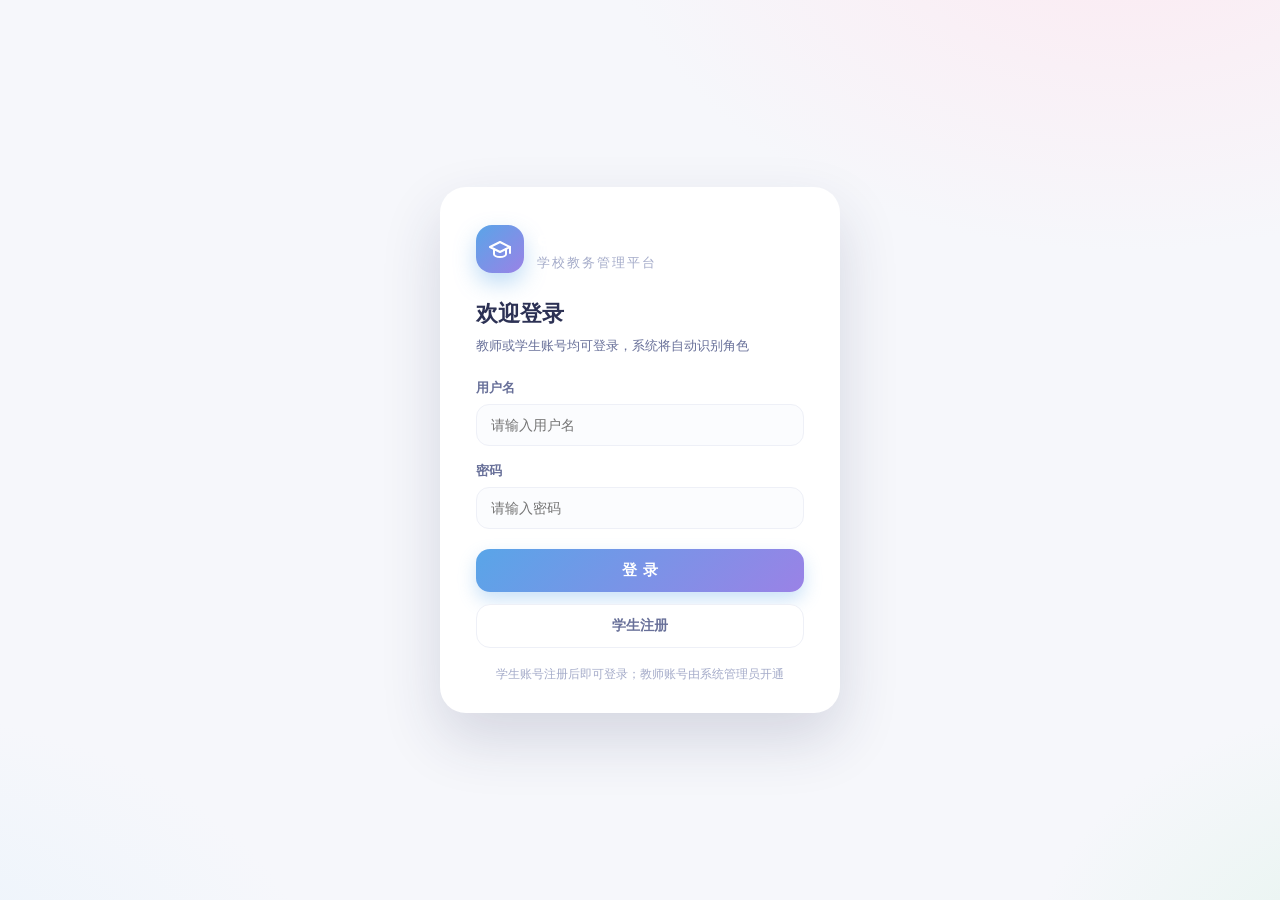
<file: static/login.html>
<!DOCTYPE html>
<html lang="zh-CN">
<head>
  <meta charset="UTF-8">
  <meta name="viewport" content="width=device-width, initial-scale=1.0">
  <title>eams 教务管理系统 · 登录</title>
  <!-- 复用全局设计令牌（马卡龙配色）与管理页表单控件样式，保持视觉统一 -->
  <link rel="stylesheet" href="/static/css/dashboard.css">
  <link rel="stylesheet" href="/static/css/manage.css">
  <style>
    /* 登录页：居中卡片 + 柔和渐变背景，沿用马卡龙设计系统 */
    body {
      min-height: 100vh;
      display: flex;
      align-items: center;
      justify-content: center;
      padding: 20px;
      background:
        radial-gradient(900px 620px at 88% -12%, var(--pink-tint) 0%, transparent 58%),
        radial-gradient(820px 520px at -12% 112%, var(--sky-tint) 0%, transparent 58%),
        radial-gradient(640px 480px at 108% 108%, var(--mint-tint) 0%, transparent 55%),
        var(--bg);
    }

    .login-card {
      width: min(400px, 100%);
      background: var(--surface);
      border-radius: var(--r-lg);
      box-shadow: 0 26px 60px rgba(37, 45, 84, 0.16);
      padding: 38px 36px 30px;
      animation: rise-in 0.5s var(--trans) both;
    }

    /* 顶部品牌区：图标 + 系统名 */
    .login-brand {
      display: flex;
      align-items: center;
      gap: 13px;
      margin-bottom: 26px;
    }
    .login-brand .brand-logo {
      width: 48px;
      height: 48px;
      border-radius: 16px;
      display: grid;
      place-items: center;
      color: #fff;
      background: linear-gradient(135deg, var(--sky), var(--purple));
      box-shadow: 0 10px 22px rgba(89, 165, 232, 0.38);
    }
    .login-brand .brand-logo svg { width: 24px; height: 24px; }
    .login-brand .brand-name { font-size: 20px; font-weight: 800; letter-spacing: 0.5px; }
    .login-brand .brand-sub { font-size: 12.5px; color: var(--text-3); margin-top: 2px; display: block; }

    /* 标题区 */
    .login-title { font-size: 22px; font-weight: 800; }
    .login-sub { font-size: 13px; color: var(--text-2); margin: 8px 0 24px; }

    /* 表单纵向排布，输入框更大更清晰 */
    #loginForm .form-field { margin-bottom: 16px; }
    #loginForm .form-control {
      font-size: 14px;
      padding: 12px 14px;
      border-radius: 13px;
    }

    /* 登录按钮通栏 */
    .login-btn {
      width: 100%;
      justify-content: center;
      padding: 12px 20px;
      font-size: 14.5px;
      border-radius: 14px;
      margin-top: 4px;
    }
    .login-btn:disabled { opacity: 0.6; cursor: not-allowed; transform: none; }

    /* 学生注册按钮：通栏次级按钮，与登录按钮间距 */
    .login-reg {
      width: 100%;
      justify-content: center;
      padding: 12px 20px;
      font-size: 14px;
      border-radius: 14px;
      margin-top: 12px;
    }

    /* 错误提示 */
    .login-error {
      margin: 0 0 14px;
      padding: 9px 13px;
      border-radius: 11px;
      background: var(--pink-tint);
      color: #d75f8d;
      font-size: 12.5px;
      font-weight: 600;
      text-align: center;
    }

    /* 底部提示：角色说明 */
    .login-hint {
      margin-top: 18px;
      text-align: center;
      font-size: 12px;
      color: var(--text-3);
    }

    /* 注册弹窗：固定宽度卡片 */
    .reg-modal { width: min(420px, 100%); }

    /* 注册弹窗内的错误提示 */
    .reg-error {
      margin: 14px 0 0;
      padding: 9px 13px;
      border-radius: 11px;
      background: var(--pink-tint);
      color: #d75f8d;
      font-size: 12.5px;
      font-weight: 600;
      text-align: center;
    }

    /* 轻量 toast：底部居中 */
    .reg-toast {
      position: fixed;
      left: 50%;
      bottom: 46px;
      transform: translate(-50%, 14px);
      z-index: 200;
      padding: 11px 22px;
      border-radius: 13px;
      background: linear-gradient(135deg, #2eb88a, var(--mint));
      color: #fff;
      font-size: 13.5px;
      font-weight: 700;
      box-shadow: 0 14px 30px rgba(63, 165, 131, 0.42);
      opacity: 0;
      visibility: hidden;
      transition: opacity 0.24s var(--trans), transform 0.24s var(--trans), visibility 0.24s;
    }
    .reg-toast.show { opacity: 1; visibility: visible; transform: translate(-50%, 0); }
  </style>
</head>
<body data-page="login">
  <!-- 登录卡片：教师 / 学生双角色统一入口 -->
  <main class="login-card" role="main">
    <div class="login-brand">
      <span class="brand-logo">
        <svg viewBox="0 0 24 24" fill="none" stroke="currentColor" stroke-width="2" stroke-linecap="round" stroke-linejoin="round"><path d="M22 10 12 5 2 10l10 5 10-5z"/><path d="M6 12v5c0 1.66 2.69 3 6 3s6-1.34 6-3v-5"/><path d="M22 10v6"/></svg>
      </span>
      <span>
        <span class="brand-name">eams 教务管理系统</span>
        <span class="brand-sub">学校教务管理平台</span>
      </span>
    </div>

    <h1 class="login-title">欢迎登录</h1>
    <p class="login-sub">教师或学生账号均可登录，系统将自动识别角色</p>

    <form id="loginForm" autocomplete="off" novalidate>
      <div class="form-field">
        <label class="form-label" for="loginUser">用户名</label>
        <input class="form-control" id="loginUser" type="text"
               placeholder="请输入用户名" autocomplete="username">
      </div>
      <div class="form-field">
        <label class="form-label" for="loginPass">密码</label>
        <input class="form-control" id="loginPass" type="password"
               placeholder="请输入密码" autocomplete="current-password">
      </div>

      <p class="login-error" id="loginError" hidden></p>

      <button type="submit" class="btn-primary login-btn" id="loginBtn">登 录</button>
      <!-- 学生注册入口：仅学生可自助注册 -->
      <button type="button" class="btn-secondary login-reg" id="regBtn">学生注册</button>

      <p class="login-hint">学生账号注册后即可登录；教师账号由系统管理员开通</p>
    </form>
  </main>

  <!-- 学生注册弹窗 -->
  <div class="modal-mask" id="regMask" role="dialog" aria-modal="true" aria-label="学生注册">
    <div class="modal reg-modal">
      <div class="modal-head">
        <h3>学生注册</h3>
        <button type="button" class="modal-close" id="regClose" aria-label="关闭">✕</button>
      </div>
      <form id="regForm" autocomplete="off" novalidate>
        <div class="form-grid">
          <div class="form-field full">
            <label class="form-label" for="regUsername">用户名<span class="req">*</span></label>
            <input class="form-control" id="regUsername" type="text" placeholder="3-20 位，用于登录" autocomplete="off">
          </div>
          <div class="form-field full">
            <label class="form-label" for="regPassword">密码<span class="req">*</span></label>
            <input class="form-control" id="regPassword" type="password" placeholder="6-20 位" autocomplete="new-password">
          </div>
          <div class="form-field">
            <label class="form-label" for="regName">真实姓名<span class="req">*</span></label>
            <input class="form-control" id="regName" type="text" placeholder="请输入真实姓名">
          </div>
          <div class="form-field">
            <label class="form-label" for="regAge">年龄<span class="req">*</span></label>
            <input class="form-control" id="regAge" type="number" min="10" max="100" placeholder="10-100">
          </div>
          <div class="form-field full">
            <label class="form-label" for="regGender">性别</label>
            <select class="form-control" id="regGender">
              <option value="男" selected>男</option>
              <option value="女">女</option>
            </select>
          </div>
        </div>

        <p class="reg-error" id="regErr" hidden></p>

        <div class="modal-foot">
          <button type="button" class="btn-secondary" id="regCancel">取 消</button>
          <button type="submit" class="btn-primary" id="regSubmit">注 册</button>
        </div>
      </form>
    </div>
  </div>

  <!-- 注册成功轻提示 -->
  <div class="reg-toast" id="regToast" aria-live="polite"></div>

  <script src="/static/js/auth.js"></script>
  <script src="/static/js/login.js"></script>
</body>
</html>
</file>
<file: static/css/dashboard.css>
/* ==========================================================================
   eams 教务管理系统 · 后台首页仪表盘
   设计语言：低饱和马卡龙配色 / 超大圆角 / 分层柔和阴影 / 自包含无外链资源
   ========================================================================== */

/* ---------- 设计令牌 ---------- */
:root {
  /* 基础 */
  --bg: #f6f7fb;               /* 页面底色：极浅灰白 */
  --surface: #ffffff;
  --line: #eef0f7;

  /* 文本 */
  --text-1: #2c3154;           /* 主文本 */
  --text-2: #687099;           /* 次级文本 */
  --text-3: #a4abc9;           /* 辅助/占位文本 */
  --text-on-dark: rgba(255, 255, 255, 0.78);

  /* 侧边栏（纯色深靛蓝底） */
  --sidebar-bg: #303a68;
  --sidebar-bg-2: #2a3358;

  /* 马卡龙六色（已通过 dataviz 六项校验） */
  --sky:    #59a5e8;
  --mint:   #3fa583;
  --orange: #e2872e;
  --pink:   #e57ca5;
  --purple: #9a82e6;
  --cream:  #dfaa3e;

  /* 同色系浅底（图标衬底用） */
  --sky-tint:    #e9f3fc;
  --mint-tint:   #e5f4ee;
  --orange-tint: #fdf0e2;
  --pink-tint:   #fce9f1;
  --purple-tint: #f0edfb;
  --cream-tint:  #fbf3df;

  /* 圆角（统一超大圆角，拒绝直角） */
  --r-lg: 26px;
  --r-md: 20px;
  --r-sm: 14px;

  /* 分层阴影（轻微立体悬浮感） */
  --shadow-1: 0 1px 2px rgba(48, 58, 104, 0.04), 0 6px 18px rgba(48, 58, 104, 0.06);
  --shadow-2: 0 2px 4px rgba(48, 58, 104, 0.05), 0 14px 34px rgba(48, 58, 104, 0.10);
  --shadow-hover: 0 4px 8px rgba(48, 58, 104, 0.08), 0 22px 48px rgba(48, 58, 104, 0.16);

  --trans: cubic-bezier(0.22, 0.61, 0.36, 1);
}

/* ---------- 基础重置 ---------- */
* { box-sizing: border-box; margin: 0; padding: 0; }

html, body { height: 100%; }

body {
  font-family: "Segoe UI", "PingFang SC", "Microsoft YaHei", "Hiragino Sans GB", system-ui, -apple-system, sans-serif;
  background: var(--bg);
  color: var(--text-1);
  -webkit-font-smoothing: antialiased;
  -moz-osx-font-smoothing: grayscale;
}

a { text-decoration: none; color: inherit; }
svg { display: block; }
button { font-family: inherit; cursor: pointer; }

/* 数字采用非等宽（比例）数字，视觉更舒展 */
.stat-num, .welcome-title, .donut-total {
  font-variant-numeric: proportional-nums;
}

/* ---------- 布局骨架 ---------- */
.app { display: flex; min-height: 100vh; }

/* ==========================================================================
   左侧侧边栏
   ========================================================================== */
.sidebar {
  position: sticky;
  top: 0;
  height: 100vh;
  flex: 0 0 236px;
  display: flex;
  flex-direction: column;
  background: linear-gradient(180deg, var(--sidebar-bg) 0%, var(--sidebar-bg-2) 100%);
  color: var(--text-on-dark);
  padding: 22px 16px 18px;
  overflow-y: auto;
}

/* 品牌区 */
.brand {
  display: flex;
  align-items: center;
  gap: 12px;
  padding: 4px 10px 22px;
}

.brand-logo {
  width: 44px;
  height: 44px;
  border-radius: 15px;
  display: grid;
  place-items: center;
  color: #fff;
  background: linear-gradient(135deg, var(--sky) 0%, var(--purple) 100%);
  box-shadow: 0 8px 18px rgba(89, 165, 232, 0.35);
  flex-shrink: 0;
}
.brand-logo svg { width: 24px; height: 24px; }

.brand-text { display: flex; flex-direction: column; line-height: 1.15; }
.brand-name { font-size: 21px; font-weight: 800; letter-spacing: 0.5px; color: #fff; }
.brand-sub { font-size: 12px; color: rgba(255, 255, 255, 0.55); margin-top: 3px; letter-spacing: 2px; }

/* 导航 */
.nav { display: flex; flex-direction: column; gap: 6px; margin-top: 6px; }

.nav-title {
  font-size: 11px;
  letter-spacing: 2px;
  color: rgba(255, 255, 255, 0.4);
  padding: 10px 12px 6px;
  text-transform: uppercase;
}

.nav-item {
  position: relative;
  display: flex;
  align-items: center;
  gap: 12px;
  padding: 11px 14px;
  border-radius: 14px;
  font-size: 14.5px;
  color: var(--text-on-dark);
  transition: background 0.22s var(--trans), color 0.22s var(--trans), transform 0.22s var(--trans);
}

.nav-item svg { width: 19px; height: 19px; opacity: 0.85; transition: opacity 0.22s; }

.nav-item:hover {
  background: rgba(255, 255, 255, 0.09);
  color: #fff;
  transform: translateX(3px);
}
.nav-item:hover svg { opacity: 1; }

/* 当前页面：渐变填充 + 左侧细高亮竖线 */
.nav-item.active {
  background: linear-gradient(90deg, rgba(89, 165, 232, 0.45) 0%, rgba(154, 130, 230, 0.22) 55%, rgba(154, 130, 230, 0.05) 100%);
  color: #fff;
  font-weight: 600;
  box-shadow: inset 0 0 0 1px rgba(255, 255, 255, 0.06);
}
.nav-item.active svg { opacity: 1; }

.nav-item.active::before {
  content: "";
  position: absolute;
  left: 0;
  top: 50%;
  transform: translateY(-50%);
  width: 4px;
  height: 58%;
  border-radius: 0 4px 4px 0;
  background: linear-gradient(180deg, #8fd0ff 0%, #b9a8ff 100%);
  box-shadow: 0 0 10px rgba(143, 208, 255, 0.8);
}

/* 侧栏底部版本信息 */
.sidebar-foot {
  margin-top: auto;
  display: flex;
  align-items: center;
  gap: 8px;
  padding: 14px 12px 2px;
  font-size: 12px;
  color: rgba(255, 255, 255, 0.38);
}
.sidebar-foot .dot {
  width: 7px;
  height: 7px;
  border-radius: 50%;
  background: #4cd6a2;
  box-shadow: 0 0 8px rgba(76, 214, 162, 0.9);
  animation: breathe 2.4s ease-in-out infinite;
}
@keyframes breathe { 50% { opacity: 0.35; } }

/* ==========================================================================
   主内容区
   ========================================================================== */
.main {
  flex: 1;
  min-width: 0;
  display: flex;
  flex-direction: column;
}

/* ---------- 顶栏 ---------- */
.topbar {
  position: sticky;
  top: 0;
  z-index: 20;
  display: flex;
  align-items: center;
  justify-content: space-between;
  padding: 16px 30px;
  background: rgba(246, 247, 251, 0.86);
  backdrop-filter: blur(10px);
  -webkit-backdrop-filter: blur(10px);
  border-bottom: 1px solid rgba(238, 240, 247, 0.9);
}

.topbar-left { display: flex; align-items: center; gap: 10px; font-size: 13.5px; }
.crumb { color: var(--text-3); transition: color 0.2s; }
.crumb-now { color: var(--text-1); font-weight: 600; }
.crumb-sep { color: #cfd4e8; }

.topbar-right { display: flex; align-items: center; gap: 18px; }

/* 通知铃铛 */
.notice {
  position: relative;
  width: 40px;
  height: 40px;
  border: none;
  border-radius: 13px;
  background: var(--surface);
  color: var(--text-2);
  display: grid;
  place-items: center;
  box-shadow: var(--shadow-1);
  transition: all 0.22s var(--trans);
}
.notice svg { width: 19px; height: 19px; }
.notice:hover { color: var(--purple); transform: translateY(-2px); box-shadow: var(--shadow-2); }

.notice-dot {
  position: absolute;
  top: 10px;
  right: 10px;
  width: 8px;
  height: 8px;
  border-radius: 50%;
  background: var(--pink);
  border: 2px solid #fff;
}

/* 管理员信息 */
.admin { display: flex; align-items: center; gap: 11px; }
.admin-avatar {
  width: 40px;
  height: 40px;
  border-radius: 50%;
  display: grid;
  place-items: center;
  font-size: 15px;
  font-weight: 700;
  color: #fff;
  background: linear-gradient(135deg, var(--sky), var(--purple));
  box-shadow: 0 6px 14px rgba(89, 165, 232, 0.4);
}
.admin-meta { display: flex; flex-direction: column; line-height: 1.25; }
.admin-name { font-size: 14px; font-weight: 700; color: var(--text-1); }
.admin-role { font-size: 12px; color: var(--text-3); }

/* 退出按钮 */
.logout {
  display: flex;
  align-items: center;
  gap: 7px;
  padding: 9px 16px;
  border-radius: 12px;
  background: var(--surface);
  color: var(--text-2);
  font-size: 13.5px;
  font-weight: 600;
  box-shadow: var(--shadow-1);
  border: 1px solid var(--line);
  transition: all 0.22s var(--trans);
}
.logout svg { width: 16px; height: 16px; }
.logout:hover {
  color: #e0556f;
  background: #fdeef1;
  border-color: #fbd4dc;
  transform: translateY(-2px);
  box-shadow: 0 8px 20px rgba(224, 85, 111, 0.18);
}

/* ---------- 内容区 ---------- */
.content {
  flex: 1;
  padding: 26px 30px 34px;
  max-width: 1560px;
  width: 100%;
  margin: 0 auto;
}

/* ---------- 欢迎区 ---------- */
.welcome {
  display: flex;
  align-items: flex-end;
  justify-content: space-between;
  gap: 16px;
  padding: 6px 4px 22px;
  animation: rise-in 0.6s var(--trans) both;
}

.welcome-title { font-size: 30px; font-weight: 800; letter-spacing: 0.5px; }
.welcome-sub { margin-top: 8px; font-size: 14px; color: var(--text-2); font-weight: 400; }

.welcome-date {
  flex-shrink: 0;
  font-size: 13px;
  color: var(--text-2);
  background: var(--surface);
  padding: 10px 18px;
  border-radius: 999px;
  box-shadow: var(--shadow-1);
  border: 1px solid var(--line);
}

/* ---------- 统计卡片 ---------- */
.stats-grid {
  display: grid;
  grid-template-columns: repeat(6, minmax(0, 1fr));
  gap: 18px;
  margin-bottom: 24px;
}

.stat-card {
  position: relative;
  display: flex;
  flex-direction: column;
  gap: 16px;
  background: var(--surface);
  border-radius: var(--r-md);
  padding: 20px 20px 18px;
  box-shadow: var(--shadow-1);
  overflow: hidden;
  transition: transform 0.28s var(--trans), box-shadow 0.28s var(--trans), filter 0.28s var(--trans);
  animation: rise-in 0.55s var(--trans) both;
  animation-delay: calc(var(--i, 0) * 70ms);
  cursor: pointer;
}

/* 卡片顶部一条同色系极浅的弧光，增加层次 */
.stat-card::after {
  content: "";
  position: absolute;
  top: -42px;
  right: -34px;
  width: 120px;
  height: 120px;
  border-radius: 50%;
  background: var(--tint);
  opacity: 0.55;
  transition: transform 0.3s var(--trans);
}

.stat-card:hover {
  transform: translateY(-5px);
  box-shadow: var(--shadow-hover);
  filter: brightness(1.03);
}
.stat-card:hover::after { transform: scale(1.18); }

/* 图标衬底 */
.stat-icon {
  width: 52px;
  height: 52px;
  border-radius: 16px;
  display: grid;
  place-items: center;
  background: var(--tint);
  color: var(--hue);
  transition: transform 0.28s var(--trans);
}
.stat-icon svg { width: 25px; height: 25px; }
.stat-card:hover .stat-icon { transform: scale(1.08) rotate(-4deg); }

.stat-body { display: flex; flex-direction: column; gap: 4px; }
.stat-num {
  font-size: 30px;
  font-weight: 800;
  line-height: 1;
  letter-spacing: 0.5px;
  color: var(--text-1);
}
.stat-label { font-size: 13px; color: var(--text-2); font-weight: 500; }

.stat-trend {
  display: inline-flex;
  align-items: center;
  gap: 4px;
  font-size: 12px;
  font-weight: 600;
  color: var(--hue);
  margin-top: 2px;
}
.stat-trend svg { width: 13px; height: 13px; }

/* ---------- 图表面板 ---------- */
.charts-grid {
  display: grid;
  grid-template-columns: 1fr 1fr;
  gap: 22px;
}

.panel {
  background: var(--surface);
  border-radius: var(--r-lg);
  padding: 22px 22px 18px;
  box-shadow: var(--shadow-1);
  border: 1px solid rgba(238, 240, 247, 0.6);
  animation: rise-in 0.6s var(--trans) both;
  animation-delay: calc(0.42s + var(--i, 0) * 90ms);
}

.panel-head {
  display: flex;
  align-items: center;
  justify-content: space-between;
  margin-bottom: 14px;
}
.panel-title { font-size: 16px; font-weight: 700; color: var(--text-1); }
.panel-tag {
  font-size: 12px;
  color: var(--text-3);
  background: var(--bg);
  padding: 5px 12px;
  border-radius: 999px;
}

/* 图表承载区 */
.panel-body { position: relative; height: 268px; }
.panel-body svg { display: block; overflow: visible; }

/* 环形图图例 */
.donut-legend {
  display: flex;
  justify-content: center;
  gap: 30px;
  margin-top: 6px;
}
.dl-item {
  display: inline-flex;
  align-items: center;
  gap: 7px;
  font-size: 13px;
  color: var(--text-2);
}
.dl-swatch {
  width: 11px;
  height: 11px;
  border-radius: 50%;
  box-shadow: 0 0 0 3px rgba(48, 58, 104, 0.05);
}
.dl-item b { color: var(--text-1); font-weight: 700; }
.dl-item em { font-style: normal; color: var(--text-3); font-size: 12px; }

/* 图表悬浮提示层 */
.chart-tip {
  position: fixed;
  z-index: 60;
  pointer-events: none;
  background: rgba(48, 58, 104, 0.96);
  color: #fff;
  font-size: 12.5px;
  line-height: 1.5;
  padding: 8px 13px;
  border-radius: 12px;
  box-shadow: 0 12px 28px rgba(48, 58, 104, 0.28);
  white-space: nowrap;
  opacity: 0;
  transform: translateY(4px);
  transition: opacity 0.16s var(--trans), transform 0.16s var(--trans);
}
.chart-tip.show { opacity: 1; transform: translateY(0); }
.chart-tip .tip-title { font-weight: 700; font-size: 13px; }
.chart-tip .tip-val { color: #cfe6ff; }
.chart-tip .tip-sub { color: rgba(255, 255, 255, 0.62); }

/* ---------- 页脚 ---------- */
.page-foot {
  padding: 26px 4px 0;
  text-align: center;
  font-size: 12px;
  color: var(--text-3);
}

/* ==========================================================================
   进场动画
   ========================================================================== */
@keyframes rise-in {
  from { opacity: 0; transform: translateY(16px); }
  to   { opacity: 1; transform: translateY(0); }
}

@keyframes fade-in {
  from { opacity: 0; }
  to   { opacity: 1; }
}

/* 图表的路径/柱体动画通过 JS 控制，此处仅给一个容器淡入 */
.panel-body { animation: fade-in 0.9s var(--trans) both; }

/* ==========================================================================
   响应式
   ========================================================================== */
@media (max-width: 1280px) {
  .stats-grid { grid-template-columns: repeat(3, minmax(0, 1fr)); }
}

@media (max-width: 1024px) {
  .sidebar { flex-basis: 84px; padding: 22px 12px; }
  .brand-text, .nav-title, .nav-item span, .sidebar-foot span { display: none; }
  .nav-item { justify-content: center; }
  .nav-item.active::before { width: 3px; }
  .charts-grid { grid-template-columns: 1fr; }
}

@media (max-width: 720px) {
  .stats-grid { grid-template-columns: repeat(2, minmax(0, 1fr)); }
  .content { padding: 18px; }
  .topbar { padding: 12px 16px; }
  .admin-meta { display: none; }
}
</file>
<file: static/css/manage.css>
/* ==========================================================================
   eams 教务管理系统 · 管理页样式（学生/教师/课程/班级）
   与 dashboard.css 共用设计令牌（CSS 变量 / 圆角 / 阴影 / 马卡龙色）
   ========================================================================== */

/* ---------- 页头 ---------- */
.page-head {
  display: flex;
  align-items: flex-end;
  justify-content: space-between;
  gap: 18px;
  padding: 4px 4px 22px;
  animation: rise-in 0.5s var(--trans) both;
}

.page-title h2 { font-size: 24px; font-weight: 800; letter-spacing: 0.5px; }
.page-title p { margin-top: 6px; font-size: 13.5px; color: var(--text-2); }

.page-actions { display: flex; align-items: center; gap: 12px; }

/* ---------- 搜索框 ---------- */
.search-box {
  display: flex;
  align-items: center;
  gap: 8px;
  background: var(--surface);
  border: 1px solid var(--line);
  border-radius: 999px;
  padding: 5px 6px 5px 16px;
  box-shadow: var(--shadow-1);
  transition: border-color 0.2s, box-shadow 0.2s;
}
.search-box:focus-within { border-color: var(--sky); box-shadow: 0 0 0 4px rgba(89, 165, 232, 0.14); }
.search-box svg { width: 16px; height: 16px; color: var(--text-3); flex-shrink: 0; }
.search-box input {
  border: none;
  outline: none;
  background: transparent;
  font: inherit;
  font-size: 13.5px;
  color: var(--text-1);
  width: 190px;
}
.search-box input::placeholder { color: var(--text-3); }

.search-go {
  border: none;
  background: linear-gradient(135deg, var(--sky), var(--purple));
  color: #fff;
  font-size: 13px;
  font-weight: 600;
  padding: 7px 16px;
  border-radius: 999px;
  cursor: pointer;
  transition: transform 0.2s var(--trans), box-shadow 0.2s;
}
.search-go:hover { transform: translateY(-1px); box-shadow: 0 6px 16px rgba(89, 165, 232, 0.4); }

/* ---------- 主按钮 ---------- */
.btn-primary {
  display: inline-flex;
  align-items: center;
  gap: 7px;
  border: none;
  background: linear-gradient(135deg, var(--sky) 0%, var(--purple) 100%);
  color: #fff;
  font-size: 13.5px;
  font-weight: 700;
  padding: 10px 20px;
  border-radius: 14px;
  cursor: pointer;
  box-shadow: 0 8px 18px rgba(89, 165, 232, 0.32);
  transition: transform 0.22s var(--trans), box-shadow 0.22s, filter 0.22s;
}
.btn-primary svg { width: 15px; height: 15px; }
.btn-primary:hover { transform: translateY(-2px); box-shadow: 0 12px 26px rgba(89, 165, 232, 0.42); filter: brightness(1.04); }
.btn-primary:active { transform: translateY(0); }

/* ---------- 表格 ---------- */
.table-card { padding: 10px 18px 8px; animation: rise-in 0.55s var(--trans) 0.08s both; }

.table-wrap { overflow-x: auto; }

table { width: 100%; border-collapse: collapse; min-width: 640px; }

thead th {
  font-size: 12px;
  font-weight: 700;
  letter-spacing: 0.5px;
  color: var(--text-3);
  text-align: left;
  padding: 14px 14px;
  border-bottom: 1px solid var(--line);
  white-space: nowrap;
}

tbody td {
  padding: 13px 14px;
  font-size: 13.5px;
  color: var(--text-1);
  border-bottom: 1px solid var(--line);
  white-space: nowrap;
  transition: background 0.15s;
}
tbody tr { transition: transform 0.15s; }
tbody tr:hover td { background: #f7f9fd; }
tbody tr:last-child td { border-bottom: none; }

/* 姓名单元格：小头像 + 姓名 */
.cell-name { display: inline-flex; align-items: center; gap: 9px; font-weight: 600; }
.mini-avatar {
  width: 30px;
  height: 30px;
  border-radius: 50%;
  display: grid;
  place-items: center;
  font-size: 12px;
  font-weight: 700;
  color: #fff;
  flex-shrink: 0;
}

/* 徽章 */
.chip {
  display: inline-flex;
  align-items: center;
  padding: 3px 11px;
  border-radius: 999px;
  font-size: 12px;
  font-weight: 600;
  line-height: 1.5;
}

/* 数字列右对齐更易读 */
.td-center { text-align: center; }
td.td-right, th.td-right { text-align: right; }

/* 操作列 */
.td-actions { display: inline-flex; gap: 7px; }

.btn-mini {
  display: inline-flex;
  align-items: center;
  gap: 4px;
  border: none;
  font-size: 12px;
  font-weight: 600;
  padding: 6px 11px;
  border-radius: 9px;
  cursor: pointer;
  transition: all 0.18s var(--trans);
}
.btn-mini svg { width: 13px; height: 13px; }
.btn-mini.primary { background: var(--sky-tint); color: #3a8bd6; }
.btn-mini.primary:hover { background: var(--sky); color: #fff; box-shadow: 0 6px 14px rgba(89, 165, 232, 0.35); }
.btn-mini.mint { background: var(--mint-tint); color: #2f8f6c; }
.btn-mini.mint:hover { background: var(--mint); color: #fff; box-shadow: 0 6px 14px rgba(63, 165, 131, 0.35); }
.btn-mini.purple { background: var(--purple-tint); color: #6f58cf; }
.btn-mini.purple:hover { background: var(--purple); color: #fff; box-shadow: 0 6px 14px rgba(154, 130, 230, 0.35); }
.btn-mini.danger { background: var(--pink-tint); color: #d75f8d; }
.btn-mini.danger:hover { background: var(--pink); color: #fff; box-shadow: 0 6px 14px rgba(229, 124, 165, 0.35); }

/* ---------- 分页 ---------- */
.pagination {
  display: flex;
  align-items: center;
  justify-content: flex-end;
  gap: 6px;
  padding: 16px 6px 10px;
}
.pg-info { margin-right: auto; font-size: 12.5px; color: var(--text-3); }
.pg-btn {
  min-width: 32px;
  height: 32px;
  padding: 0 6px;
  border: 1px solid var(--line);
  background: var(--surface);
  color: var(--text-2);
  border-radius: 10px;
  font-size: 13px;
  cursor: pointer;
  transition: all 0.18s var(--trans);
}
.pg-btn:hover:not(:disabled) { border-color: var(--sky); color: var(--sky); }
.pg-btn.active {
  background: linear-gradient(135deg, var(--sky), var(--purple));
  color: #fff;
  border-color: transparent;
  box-shadow: 0 5px 12px rgba(89, 165, 232, 0.35);
}
.pg-btn:disabled { opacity: 0.4; cursor: not-allowed; }

/* ---------- 空态 / 加载 ---------- */
.empty {
  text-align: center;
  padding: 48px 0;
  color: var(--text-3);
  font-size: 13.5px;
}
.empty svg { width: 44px; height: 44px; margin: 0 auto 12px; opacity: 0.5; }

.loading-row td { text-align: center; padding: 40px 0; color: var(--text-3); }
.spinner {
  width: 26px;
  height: 26px;
  margin: 0 auto 10px;
  border: 3px solid var(--line);
  border-top-color: var(--sky);
  border-radius: 50%;
  animation: spin 0.8s linear infinite;
}
@keyframes spin { to { transform: rotate(360deg); } }

/* ---------- 模态框 ---------- */
.modal-mask {
  position: fixed;
  inset: 0;
  z-index: 100;
  background: rgba(37, 45, 84, 0.42);
  backdrop-filter: blur(4px);
  -webkit-backdrop-filter: blur(4px);
  display: grid;
  place-items: center;
  padding: 20px;
  opacity: 0;
  visibility: hidden;
  transition: opacity 0.22s var(--trans), visibility 0.22s;
}
.modal-mask.show { opacity: 1; visibility: visible; }

.modal {
  width: min(620px, 100%);
  max-height: 88vh;
  display: flex;
  flex-direction: column;
  background: var(--surface);
  border-radius: var(--r-lg);
  box-shadow: 0 24px 60px rgba(37, 45, 84, 0.28);
  padding: 24px 26px;
  transform: translateY(16px) scale(0.98);
  transition: transform 0.24s var(--trans);
}
.modal-mask.show .modal { transform: translateY(0) scale(1); }

.modal-head { display: flex; align-items: center; justify-content: space-between; margin-bottom: 18px; }
.modal-head h3 { font-size: 17px; font-weight: 800; }
.modal-close {
  width: 32px;
  height: 32px;
  border: none;
  background: var(--bg);
  color: var(--text-2);
  border-radius: 10px;
  font-size: 16px;
  cursor: pointer;
  display: grid;
  place-items: center;
  transition: all 0.18s;
}
.modal-close:hover { background: var(--pink-tint); color: var(--pink); }

.modal-body { overflow-y: auto; padding-right: 4px; }
.modal-foot {
  display: flex;
  justify-content: flex-end;
  gap: 10px;
  margin-top: 20px;
  padding-top: 16px;
  border-top: 1px solid var(--line);
}

/* ---------- 表单 ---------- */
.form-grid { display: grid; grid-template-columns: 1fr 1fr; gap: 14px 16px; }
.form-field { display: flex; flex-direction: column; }
.form-field.full { grid-column: 1 / -1; }

.form-label {
  font-size: 13px;
  font-weight: 600;
  color: var(--text-2);
  margin-bottom: 7px;
}
.form-label .req { color: var(--pink); margin-left: 2px; }

.form-control {
  width: 100%;
  padding: 10px 13px;
  border: 1px solid var(--line);
  border-radius: 12px;
  background: #fbfcfe;
  font: inherit;
  font-size: 13.5px;
  color: var(--text-1);
  outline: none;
  transition: border-color 0.2s, box-shadow 0.2s, background 0.2s;
}
.form-control:focus { border-color: var(--sky); background: #fff; box-shadow: 0 0 0 4px rgba(89, 165, 232, 0.12); }
select.form-control { cursor: pointer; }
textarea.form-control { resize: vertical; min-height: 72px; }

.field-err { font-size: 12px; color: #e0556f; margin-top: 6px; display: none; }
.form-field.invalid .form-control { border-color: #f0a2b5; }
.form-field.invalid .field-err { display: block; }

.btn-secondary {
  border: 1px solid var(--line);
  background: var(--surface);
  color: var(--text-2);
  font-size: 13.5px;
  font-weight: 600;
  padding: 10px 20px;
  border-radius: 12px;
  cursor: pointer;
  transition: all 0.18s var(--trans);
}
.btn-secondary:hover { background: var(--bg); color: var(--text-1); }

/* ---------- 确认框 ---------- */
.modal.confirm { width: min(420px, 100%); text-align: center; padding-top: 30px; }
.confirm-icon {
  width: 56px;
  height: 56px;
  margin: 0 auto 14px;
  border-radius: 50%;
  background: var(--pink-tint);
  color: var(--pink);
  display: grid;
  place-items: center;
}
.confirm-icon svg { width: 26px; height: 26px; }
.confirm-title { font-size: 16px; font-weight: 800; }
.confirm-text { margin-top: 8px; font-size: 13.5px; color: var(--text-2); line-height: 1.6; }
.modal.confirm .modal-foot { justify-content: center; border-top: none; }

/* ---------- Toast ---------- */
.toast {
  position: fixed;
  top: 22px;
  left: 50%;
  z-index: 200;
  transform: translate(-50%, -16px);
  padding: 11px 22px;
  border-radius: 13px;
  font-size: 13.5px;
  font-weight: 600;
  color: #fff;
  box-shadow: 0 14px 34px rgba(37, 45, 84, 0.26);
  opacity: 0;
  visibility: hidden;
  transition: all 0.25s var(--trans);
  display: flex;
  align-items: center;
  gap: 8px;
  white-space: nowrap;
}
.toast.show { opacity: 1; visibility: visible; transform: translate(-50%, 0); }
.toast svg { width: 16px; height: 16px; }
.toast.success { background: linear-gradient(135deg, #2eb88a, var(--mint)); }
.toast.error { background: linear-gradient(135deg, #ef6d93, var(--pink)); }
.toast.info { background: linear-gradient(135deg, var(--sky), var(--purple)); }

/* ---------- 学生选课管理弹窗 ---------- */
.sel-meta { display: flex; align-items: center; gap: 8px; font-size: 13px; color: var(--text-2); margin-bottom: 14px; }
.sel-meta .mini-avatar { width: 34px; height: 34px; }

.sel-add {
  display: flex;
  gap: 10px;
  margin-bottom: 14px;
  background: var(--bg);
  border-radius: 14px;
  padding: 12px;
}
.sel-add select { flex: 1; }

.sel-list { display: flex; flex-direction: column; gap: 10px; }
.sel-item {
  display: flex;
  align-items: center;
  gap: 12px;
  padding: 12px 14px;
  border: 1px solid var(--line);
  border-radius: 14px;
  background: #fff;
  transition: box-shadow 0.2s, border-color 0.2s;
}
.sel-item:hover { border-color: #dbe4f5; box-shadow: var(--shadow-1); }
.sel-item .sel-info { flex: 1; min-width: 0; }
.sel-item .sel-name { font-size: 14px; font-weight: 700; }
.sel-item .sel-sub { font-size: 12px; color: var(--text-3); margin-top: 3px; }

.score-box { display: flex; align-items: center; gap: 7px; }
.score-input {
  width: 62px;
  padding: 6px 8px;
  border: 1px solid var(--line);
  border-radius: 9px;
  font: inherit;
  font-size: 13px;
  text-align: center;
  outline: none;
  background: #fbfcfe;
}
.score-input:focus { border-color: var(--sky); }
.score-val { font-size: 13px; font-weight: 700; color: var(--mint); }

/* ---------- 响应式 ---------- */
@media (max-width: 720px) {
  .page-head { flex-direction: column; align-items: stretch; }
  .page-actions { flex-wrap: wrap; }
  .search-box { flex: 1; }
  .form-grid { grid-template-columns: 1fr; }
  .pagination { justify-content: center; }
  .pg-info { display: none; }
}
</file>
